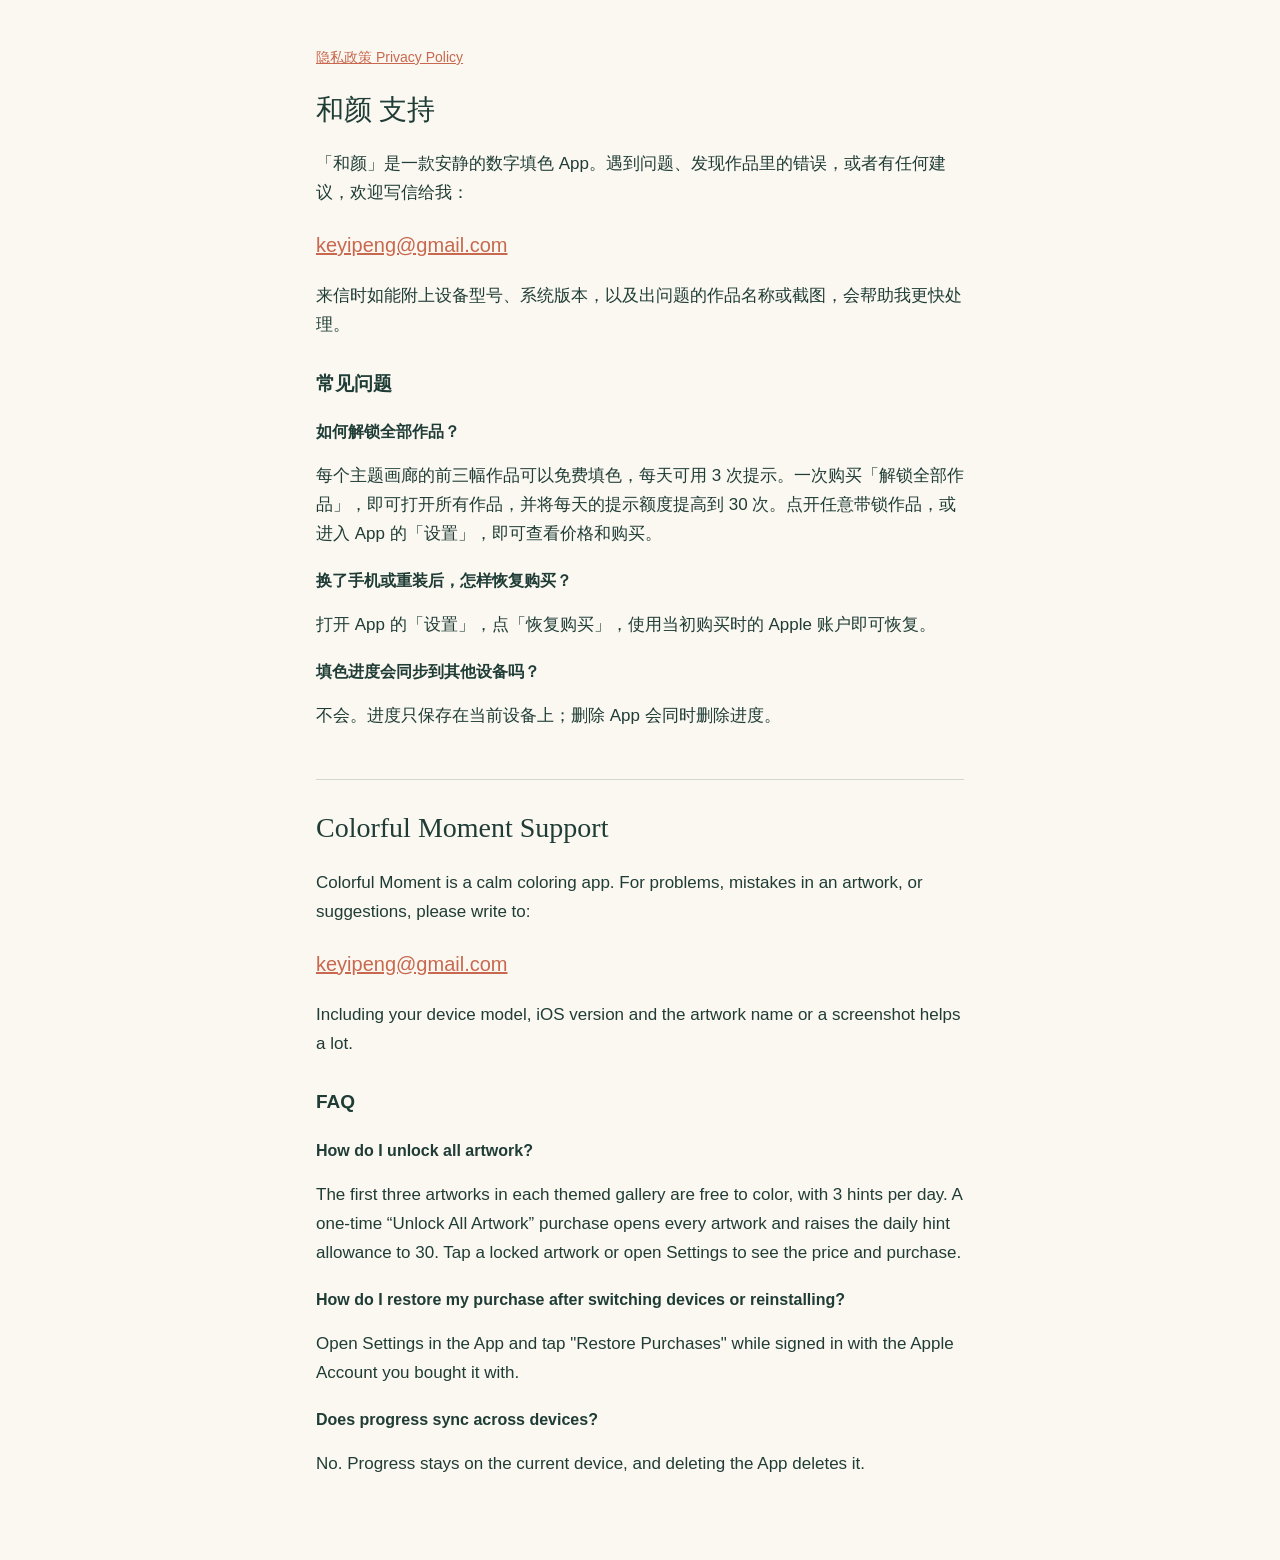
<file: index.html>
<!doctype html>
<html lang="zh-Hans">
<head>
<meta charset="utf-8">
<meta name="viewport" content="width=device-width, initial-scale=1">
<title>支持 · Colorful Moment</title>
<link rel="stylesheet" href="style.css">
</head>
<body>
<main>
<p class="nav"><a href="privacy.html">隐私政策 Privacy Policy</a></p>

<h1>和颜 支持</h1>
<p>「和颜」是一款安静的数字填色 App。遇到问题、发现作品里的错误，或者有任何建议，欢迎写信给我：</p>
<p class="mail"><a href="mailto:keyipeng@gmail.com?subject=Colorful%20Moment">keyipeng@gmail.com</a></p>
<p>来信时如能附上设备型号、系统版本，以及出问题的作品名称或截图，会帮助我更快处理。</p>

<h2>常见问题</h2>
<h3>如何解锁全部作品？</h3>
<p>每个主题画廊的前三幅作品可以免费填色，每天可用 3 次提示。一次购买「解锁全部作品」，即可打开所有作品，并将每天的提示额度提高到 30 次。点开任意带锁作品，或进入 App 的「设置」，即可查看价格和购买。</p>
<h3>换了手机或重装后，怎样恢复购买？</h3>
<p>打开 App 的「设置」，点「恢复购买」，使用当初购买时的 Apple 账户即可恢复。</p>
<h3>填色进度会同步到其他设备吗？</h3>
<p>不会。进度只保存在当前设备上；删除 App 会同时删除进度。</p>

<hr>

<section lang="en">
<h1>Colorful Moment Support</h1>
<p>Colorful Moment is a calm coloring app. For problems, mistakes in an artwork, or suggestions, please write to:</p>
<p class="mail"><a href="mailto:keyipeng@gmail.com?subject=Colorful%20Moment">keyipeng@gmail.com</a></p>
<p>Including your device model, iOS version and the artwork name or a screenshot helps a lot.</p>

<h2>FAQ</h2>
<h3>How do I unlock all artwork?</h3>
<p>The first three artworks in each themed gallery are free to color, with 3 hints per day. A one-time “Unlock All Artwork” purchase opens every artwork and raises the daily hint allowance to 30. Tap a locked artwork or open Settings to see the price and purchase.</p>
<h3>How do I restore my purchase after switching devices or reinstalling?</h3>
<p>Open Settings in the App and tap "Restore Purchases" while signed in with the Apple Account you bought it with.</p>
<h3>Does progress sync across devices?</h3>
<p>No. Progress stays on the current device, and deleting the App deletes it.</p>
</section>
</main>
</body>
</html>
</file>
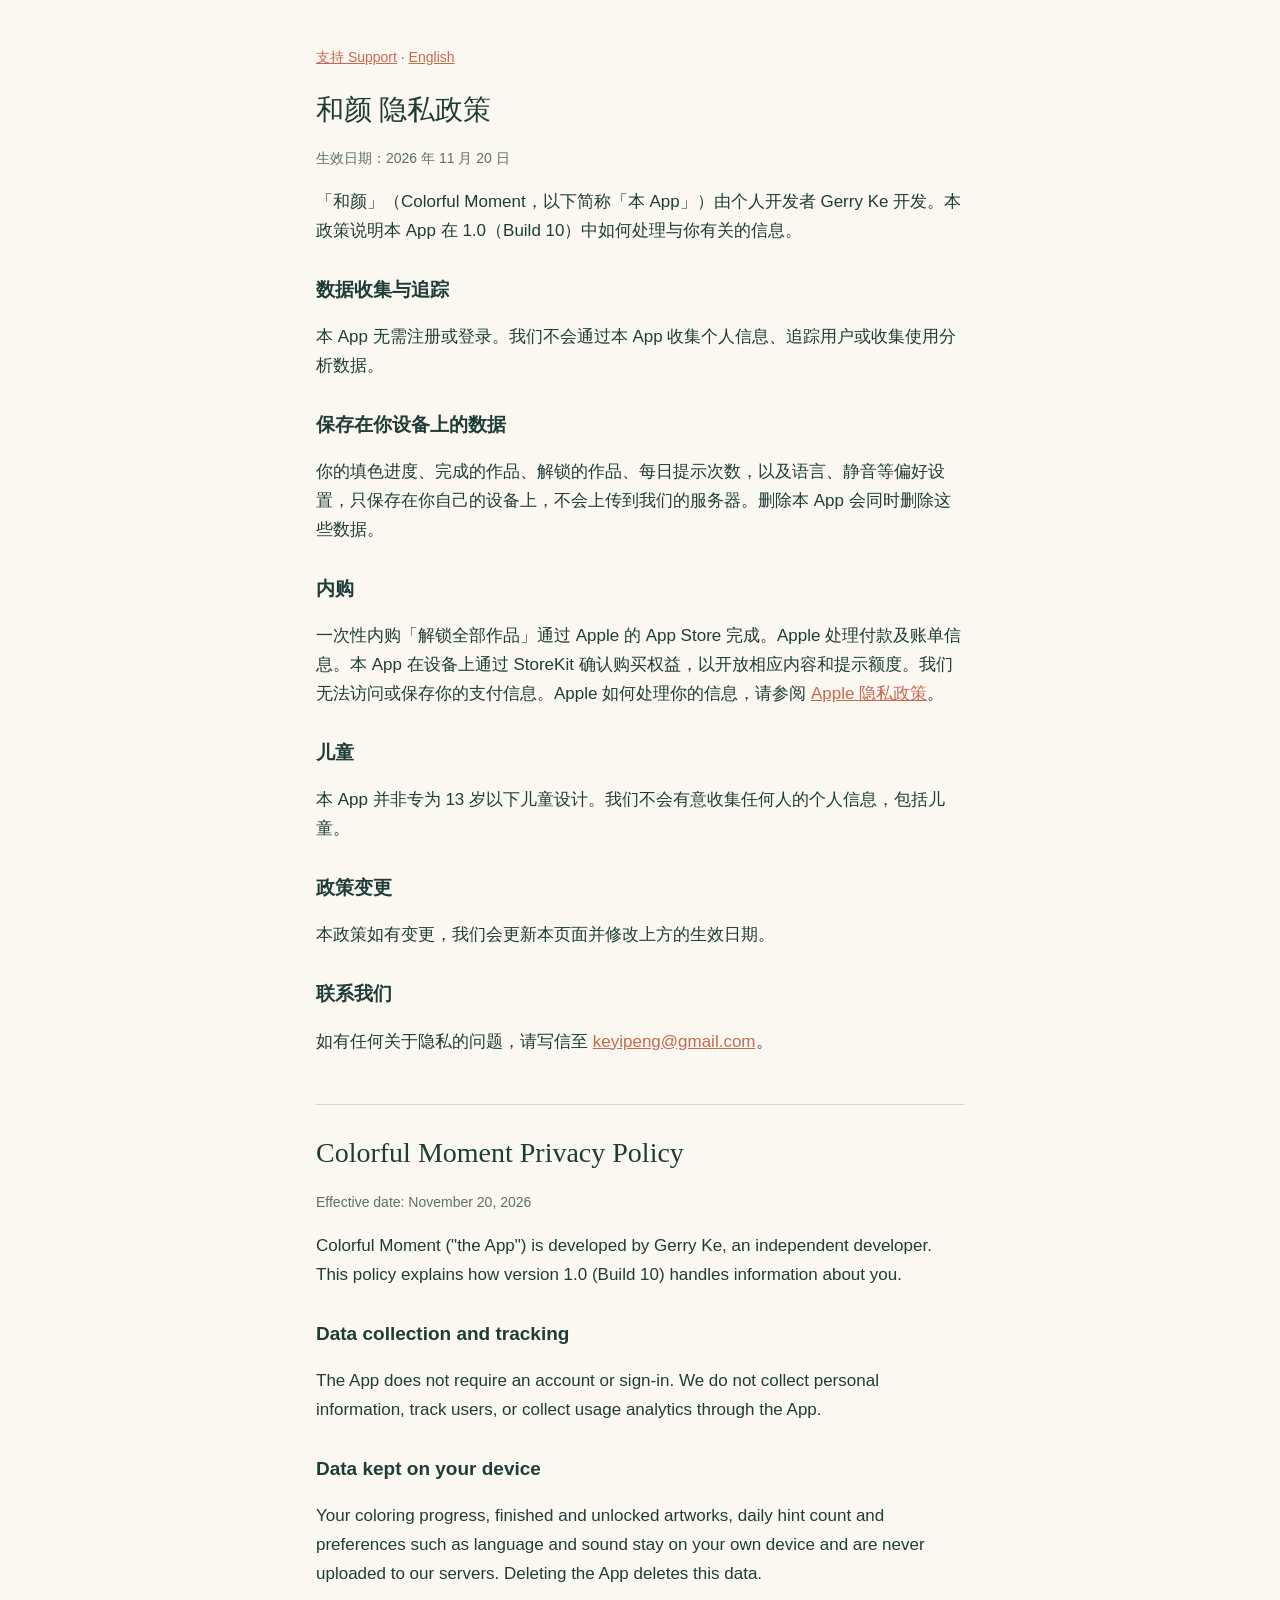
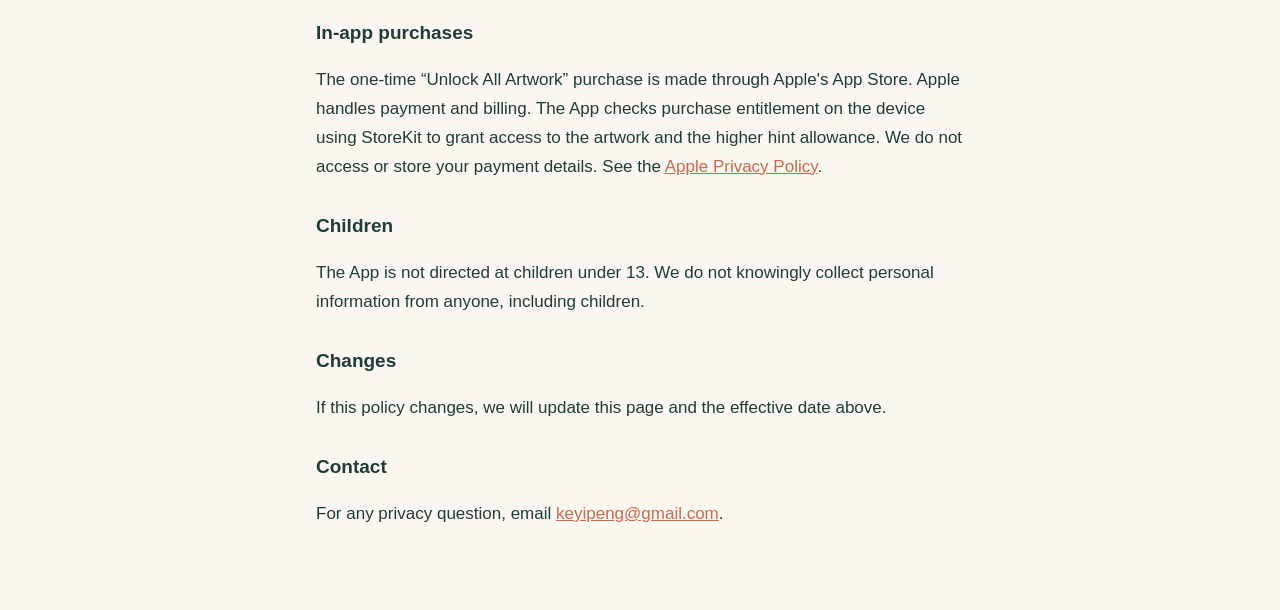
<file: privacy.html>
<!doctype html>
<html lang="zh-Hans">
<head>
<meta charset="utf-8">
<meta name="viewport" content="width=device-width, initial-scale=1">
<title>隐私政策 · Colorful Moment</title>
<link rel="stylesheet" href="style.css">
</head>
<body>
<main>
<p class="nav"><a href="./">支持 Support</a> · <a href="#en">English</a></p>

<h1>和颜 隐私政策</h1>
<p class="meta">生效日期：2026 年 11 月 20 日</p>

<p>「和颜」（Colorful Moment，以下简称「本 App」）由个人开发者 Gerry Ke 开发。本政策说明本 App 在 1.0（Build 10）中如何处理与你有关的信息。</p>

<h2>数据收集与追踪</h2>
<p>本 App 无需注册或登录。我们不会通过本 App 收集个人信息、追踪用户或收集使用分析数据。</p>

<h2>保存在你设备上的数据</h2>
<p>你的填色进度、完成的作品、解锁的作品、每日提示次数，以及语言、静音等偏好设置，只保存在你自己的设备上，不会上传到我们的服务器。删除本 App 会同时删除这些数据。</p>

<h2>内购</h2>
<p>一次性内购「解锁全部作品」通过 Apple 的 App Store 完成。Apple 处理付款及账单信息。本 App 在设备上通过 StoreKit 确认购买权益，以开放相应内容和提示额度。我们无法访问或保存你的支付信息。Apple 如何处理你的信息，请参阅 <a href="https://www.apple.com/legal/privacy/">Apple 隐私政策</a>。</p>

<h2>儿童</h2>
<p>本 App 并非专为 13 岁以下儿童设计。我们不会有意收集任何人的个人信息，包括儿童。</p>

<h2>政策变更</h2>
<p>本政策如有变更，我们会更新本页面并修改上方的生效日期。</p>

<h2>联系我们</h2>
<p>如有任何关于隐私的问题，请写信至 <a href="mailto:keyipeng@gmail.com">keyipeng@gmail.com</a>。</p>

<hr>

<section id="en" lang="en">
<h1>Colorful Moment Privacy Policy</h1>
<p class="meta">Effective date: November 20, 2026</p>

<p>Colorful Moment ("the App") is developed by Gerry Ke, an independent developer. This policy explains how version 1.0 (Build 10) handles information about you.</p>

<h2>Data collection and tracking</h2>
<p>The App does not require an account or sign-in. We do not collect personal information, track users, or collect usage analytics through the App.</p>

<h2>Data kept on your device</h2>
<p>Your coloring progress, finished and unlocked artworks, daily hint count and preferences such as language and sound stay on your own device and are never uploaded to our servers. Deleting the App deletes this data.</p>

<h2>In-app purchases</h2>
<p>The one-time “Unlock All Artwork” purchase is made through Apple's App Store. Apple handles payment and billing. The App checks purchase entitlement on the device using StoreKit to grant access to the artwork and the higher hint allowance. We do not access or store your payment details. See the <a href="https://www.apple.com/legal/privacy/">Apple Privacy Policy</a>.</p>

<h2>Children</h2>
<p>The App is not directed at children under 13. We do not knowingly collect personal information from anyone, including children.</p>

<h2>Changes</h2>
<p>If this policy changes, we will update this page and the effective date above.</p>

<h2>Contact</h2>
<p>For any privacy question, email <a href="mailto:keyipeng@gmail.com">keyipeng@gmail.com</a>.</p>
</section>
</main>
</body>
</html>
</file>
<file: style.css>
:root { --ink: #1f3d36; --muted: #5f6f6a; --accent: #c8694f; --bg: #fbf7f1; }
@media (prefers-color-scheme: dark) { :root { --ink: #e7ece9; --muted: #a9b5b0; --accent: #e59a82; --bg: #1a1f1d; } }
* { box-sizing: border-box; }
body { margin: 0; background: var(--bg); color: var(--ink);
  font: 17px/1.7 -apple-system, BlinkMacSystemFont, "PingFang SC", "Hiragino Sans GB", sans-serif; }
main { max-width: 680px; margin: 0 auto; padding: 32px 16px 64px; }
h1 { font-family: "Songti SC", Georgia, serif; font-weight: 500; font-size: 28px; margin: 16px 0 4px; }
h2 { font-size: 19px; margin: 28px 0 6px; }
h3 { font-size: 16px; margin: 18px 0 2px; }
a { color: var(--accent); }
.meta, .nav { color: var(--muted); font-size: 14px; }
.mail { font-size: 20px; }
hr { border: 0; border-top: 1px solid color-mix(in srgb, var(--ink) 18%, transparent); margin: 48px 0 24px; }
</file>
